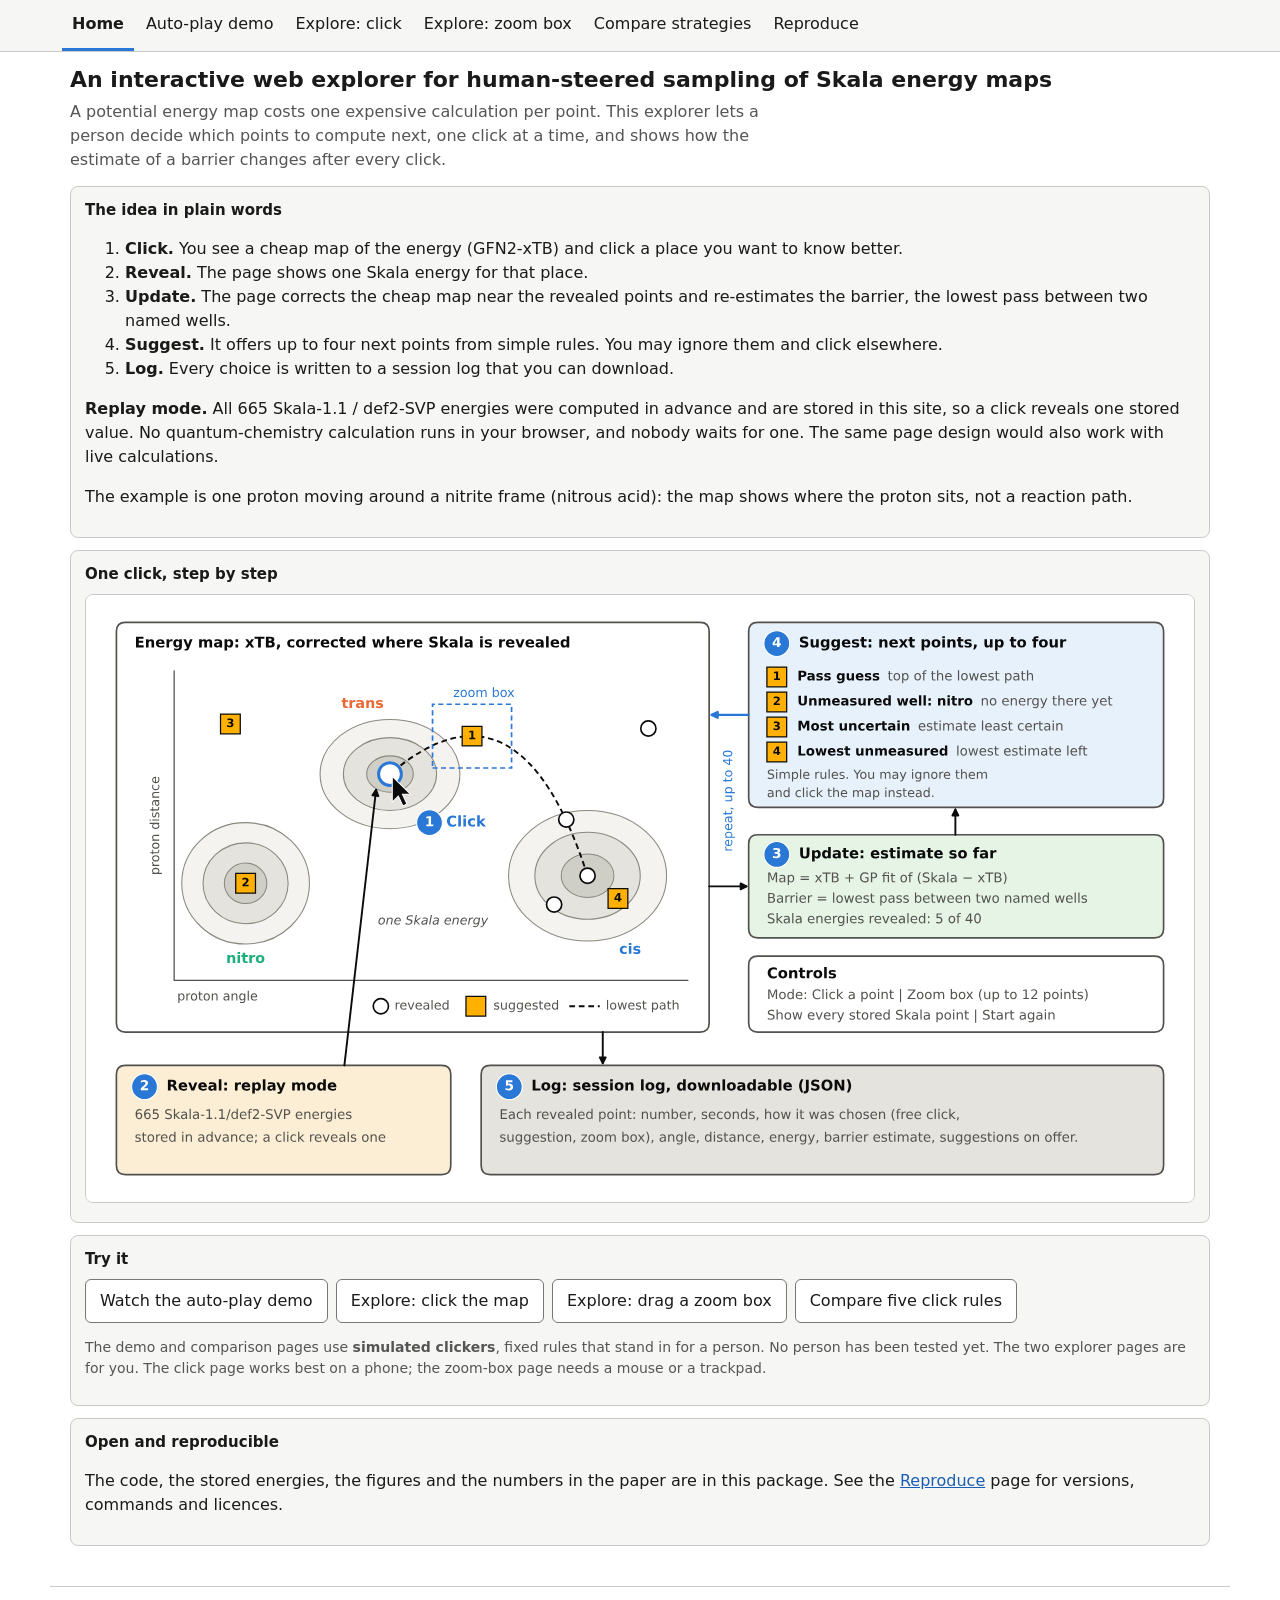
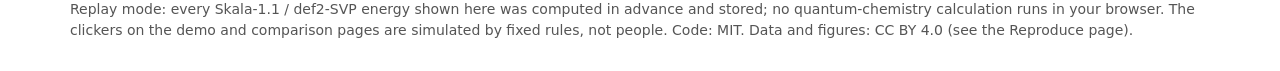
<file: index.html>
<!doctype html>
<html lang="en"><head><meta charset="utf-8"><meta name="viewport" content="width=device-width, initial-scale=1">
<title>Skala map explorer</title>
<meta name="robots" content="noindex, nofollow, noarchive">
<meta http-equiv="refresh" content="0; url=site/index.html">
<script>location.replace("site/index.html");</script>
</head><body><p><a href="site/index.html">Open the Skala map explorer</a></p></body></html>
</file>
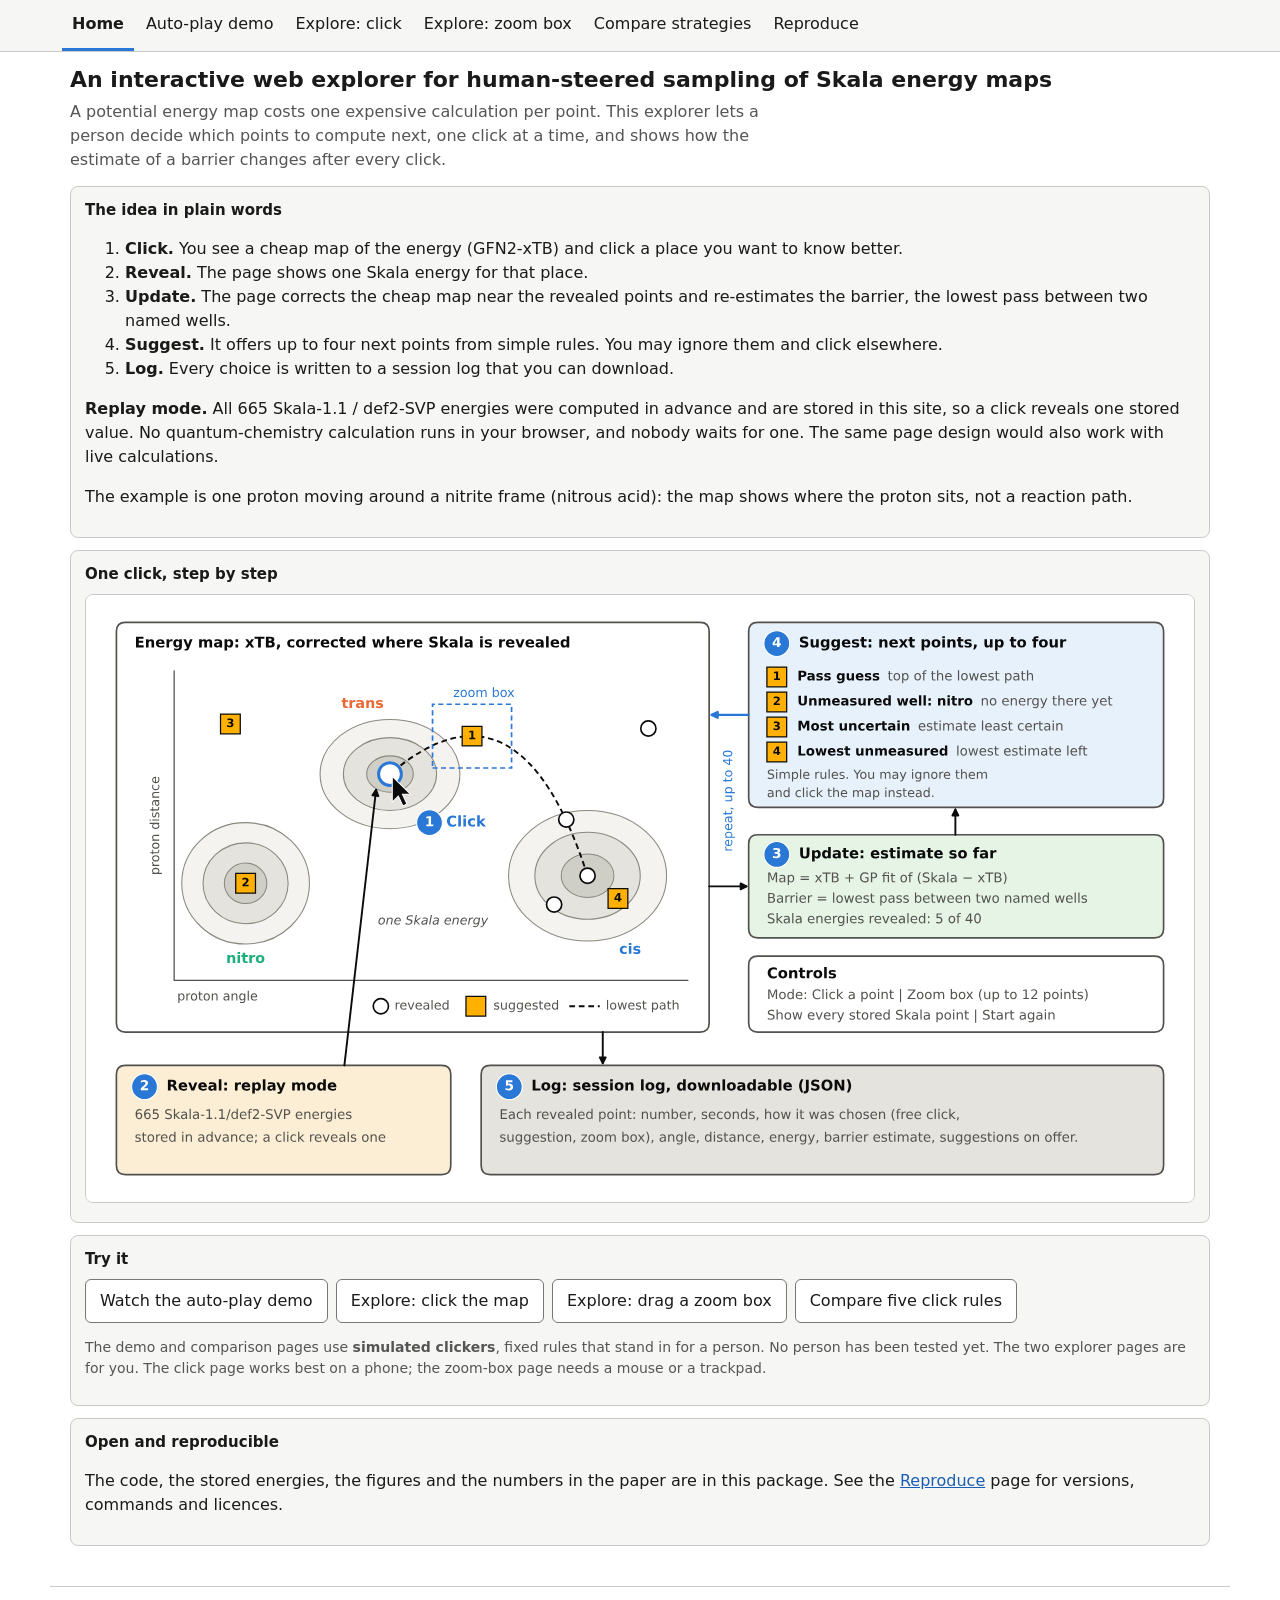
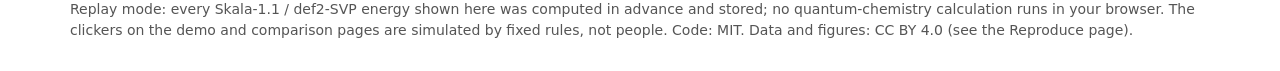
<file: site/index.html>
<!doctype html>
<html lang="en">
<head>
<meta charset="utf-8">
<meta name="viewport" content="width=device-width, initial-scale=1">
<meta name="robots" content="noindex, nofollow, noarchive">
<title>Skala map explorer: human-steered sampling of energy maps</title>
<link rel="stylesheet" href="css/style.css">
</head>
<body>
<a class="skip" href="#main">Skip to the content</a>
<nav class="top" aria-label="Main"><ul>
<li><a href="index.html" aria-current="page">Home</a></li>
<li><a href="demo.html">Auto-play demo</a></li>
<li><a href="explore-click.html">Explore: click</a></li>
<li><a href="explore-box.html">Explore: zoom box</a></li>
<li><a href="compare.html">Compare strategies</a></li>
<li><a href="reproduce.html">Reproduce</a></li>
</ul></nav>
<header class="page">
  <h1>An interactive web explorer for human-steered sampling of Skala energy maps</h1>
  <p class="sub">A potential energy map costs one expensive calculation per point. This explorer lets a person decide which points to compute next, one click at a time, and shows how the estimate of a barrier changes after every click.</p>
</header>
<main id="main">
  <section class="card" aria-labelledby="h-what">
    <h2 id="h-what">The idea in plain words</h2>
    <ol>
      <li><b>Click.</b> You see a cheap map of the energy (GFN2-xTB) and click a place you want to know better.</li>
      <li><b>Reveal.</b> The page shows one Skala energy for that place.</li>
      <li><b>Update.</b> The page corrects the cheap map near the revealed points and re-estimates the barrier, the lowest pass between two named wells.</li>
      <li><b>Suggest.</b> It offers up to four next points from simple rules. You may ignore them and click elsewhere.</li>
      <li><b>Log.</b> Every choice is written to a session log that you can download.</li>
    </ol>
    <p><b>Replay mode.</b> All 665 Skala-1.1 / def2-SVP energies were computed in advance and are stored in this site, so a click reveals one stored value. No quantum-chemistry calculation runs in your browser, and nobody waits for one. The same page design would also work with live calculations.</p>
    <p>The example is one proton moving around a nitrite frame (nitrous acid): the map shows where the proton sits, not a reaction path.</p>
  </section>
  <section class="card hero" aria-labelledby="h-fig">
    <h2 id="h-fig">One click, step by step</h2>
    <img src="img/fig_schematic.svg" alt="Schematic of the explorer: an energy map you click; a reveal step that shows one stored Skala energy; an update step that corrects the map and estimates the barrier; a menu of up to four suggested points; and a session log. Arrows run in a loop from click to log." width="1000" height="536">
  </section>
  <section class="card" aria-labelledby="h-go">
    <h2 id="h-go">Try it</h2>
    <div class="row">
      <a class="btn" href="demo.html">Watch the auto-play demo</a>
      <a class="btn" href="explore-click.html">Explore: click the map</a>
      <a class="btn" href="explore-box.html">Explore: drag a zoom box</a>
      <a class="btn" href="compare.html">Compare five click rules</a>
    </div>
    <p class="note">The demo and comparison pages use <b>simulated clickers</b>, fixed rules that stand in for a person. No person has been tested yet. The two explorer pages are for you. The click page works best on a phone; the zoom-box page needs a mouse or a trackpad.</p>
  </section>
  <section class="card" aria-labelledby="h-open">
    <h2 id="h-open">Open and reproducible</h2>
    <p>The code, the stored energies, the figures and the numbers in the paper are in this package. See the <a href="reproduce.html">Reproduce</a> page for versions, commands and licences.</p>
  </section>
</main>

<footer>Replay mode: every Skala-1.1 / def2-SVP energy shown here was computed in advance and stored; no quantum-chemistry calculation runs in your browser. The clickers on the demo and comparison pages are simulated by fixed rules, not people. Code: MIT. Data and figures: CC BY 4.0 (see the Reproduce page).</footer>

</body>
</html>
</file>
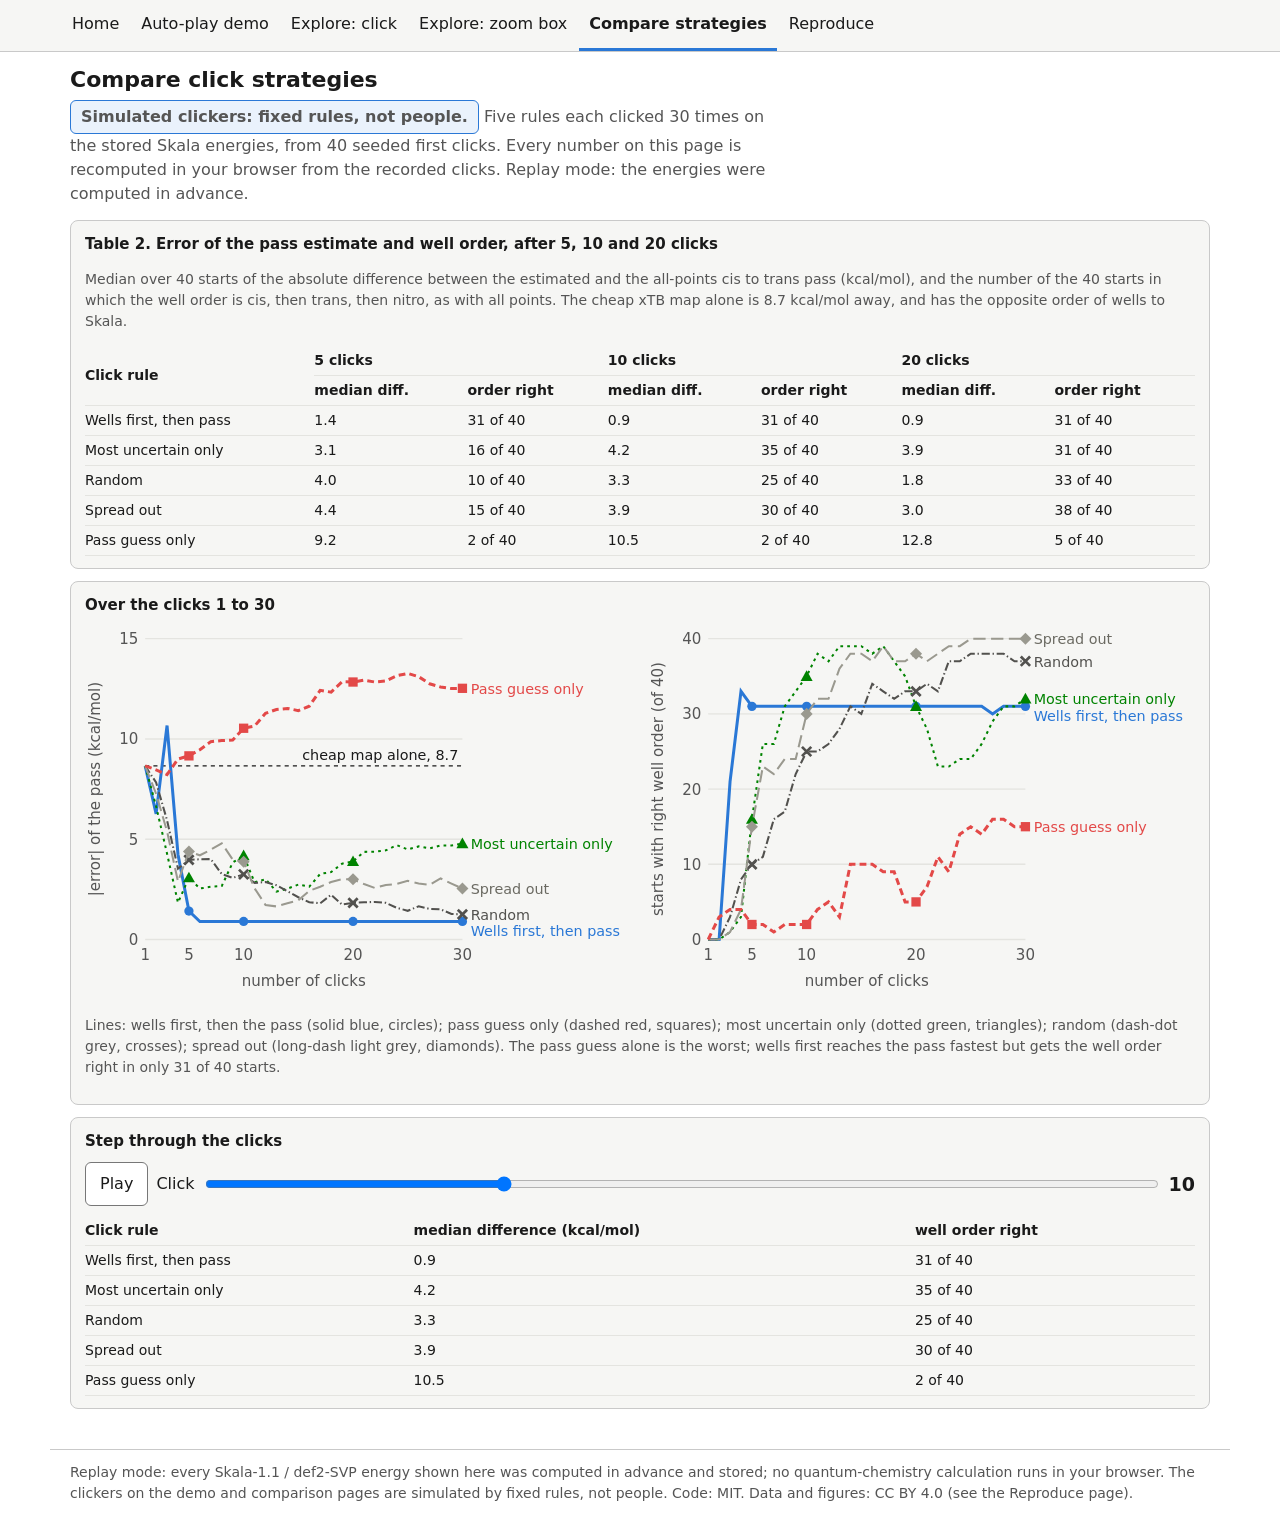
<file: site/compare.html>
<!doctype html>
<html lang="en">
<head>
<meta charset="utf-8">
<meta name="viewport" content="width=device-width, initial-scale=1">
<meta name="robots" content="noindex, nofollow, noarchive">
<title>Compare click strategies (40 simulated starts)</title>
<link rel="stylesheet" href="css/style.css">
</head>
<body>
<a class="skip" href="#main">Skip to the content</a>
<nav class="top" aria-label="Main"><ul>
<li><a href="index.html">Home</a></li>
<li><a href="demo.html">Auto-play demo</a></li>
<li><a href="explore-click.html">Explore: click</a></li>
<li><a href="explore-box.html">Explore: zoom box</a></li>
<li><a href="compare.html" aria-current="page">Compare strategies</a></li>
<li><a href="reproduce.html">Reproduce</a></li>
</ul></nav>
<header class="page">
  <h1>Compare click strategies</h1>
  <p class="sub"><span class="label-sim">Simulated clickers: fixed rules, not people.</span> Five rules each clicked 30 times on the stored Skala energies, from 40 seeded first clicks. Every number on this page is recomputed in your browser from the recorded clicks. Replay mode: the energies were computed in advance.</p>
</header>
<main id="main">
  <section class="card" aria-labelledby="t1h">
    <h2 id="t1h">Table 2. Error of the pass estimate and well order, after 5, 10 and 20 clicks</h2>
    <p class="note">Median over 40 starts of the absolute difference between the estimated and the all-points cis to trans pass (kcal/mol), and the number of the 40 starts in which the well order is cis, then trans, then nitro, as with all points. The cheap xTB map alone is <span id="cheap"></span> kcal/mol away, and has the opposite order of wells to Skala.</p>
    <div class="scroll"><table id="t1"></table></div>
  </section>
  <section class="card" aria-labelledby="chh">
    <h2 id="chh">Over the clicks 1 to 30</h2>
    <div class="row" style="align-items:flex-start;gap:16px">
      <div style="flex:1 1 320px;min-width:0"><svg id="ch-err" viewBox="0 0 400 270" width="100%" role="img" aria-label="Median error of the pass estimate against number of clicks, five strategies"></svg></div>
      <div style="flex:1 1 320px;min-width:0"><svg id="ch-ord" viewBox="0 0 400 270" width="100%" role="img" aria-label="Starts with the right well order against number of clicks, five strategies"></svg></div>
    </div>
    <p class="note">Lines: wells first, then the pass (solid blue, circles); pass guess only (dashed red, squares); most uncertain only (dotted green, triangles); random (dash-dot grey, crosses); spread out (long-dash light grey, diamonds). The pass guess alone is the worst; wells first reaches the pass fastest but gets the well order right in only 31 of 40 starts.</p>
  </section>
  <section class="card" aria-labelledby="slh">
    <h2 id="slh">Step through the clicks</h2>
    <div class="row"><button id="cplay" type="button">Play</button><label for="cs">Click</label><input id="cs" type="range" min="1" max="30" value="10"><span class="big" id="cv">10</span></div>
    <div class="scroll"><table id="tk"></table></div>
  </section>
</main>

<footer>Replay mode: every Skala-1.1 / def2-SVP energy shown here was computed in advance and stored; no quantum-chemistry calculation runs in your browser. The clickers on the demo and comparison pages are simulated by fixed rules, not people. Code: MIT. Data and figures: CC BY 4.0 (see the Reproduce page).</footer>
<script src="data/simulation.js" defer></script>
<script src="js/compare.js" defer></script>
</body>
</html>
</file>
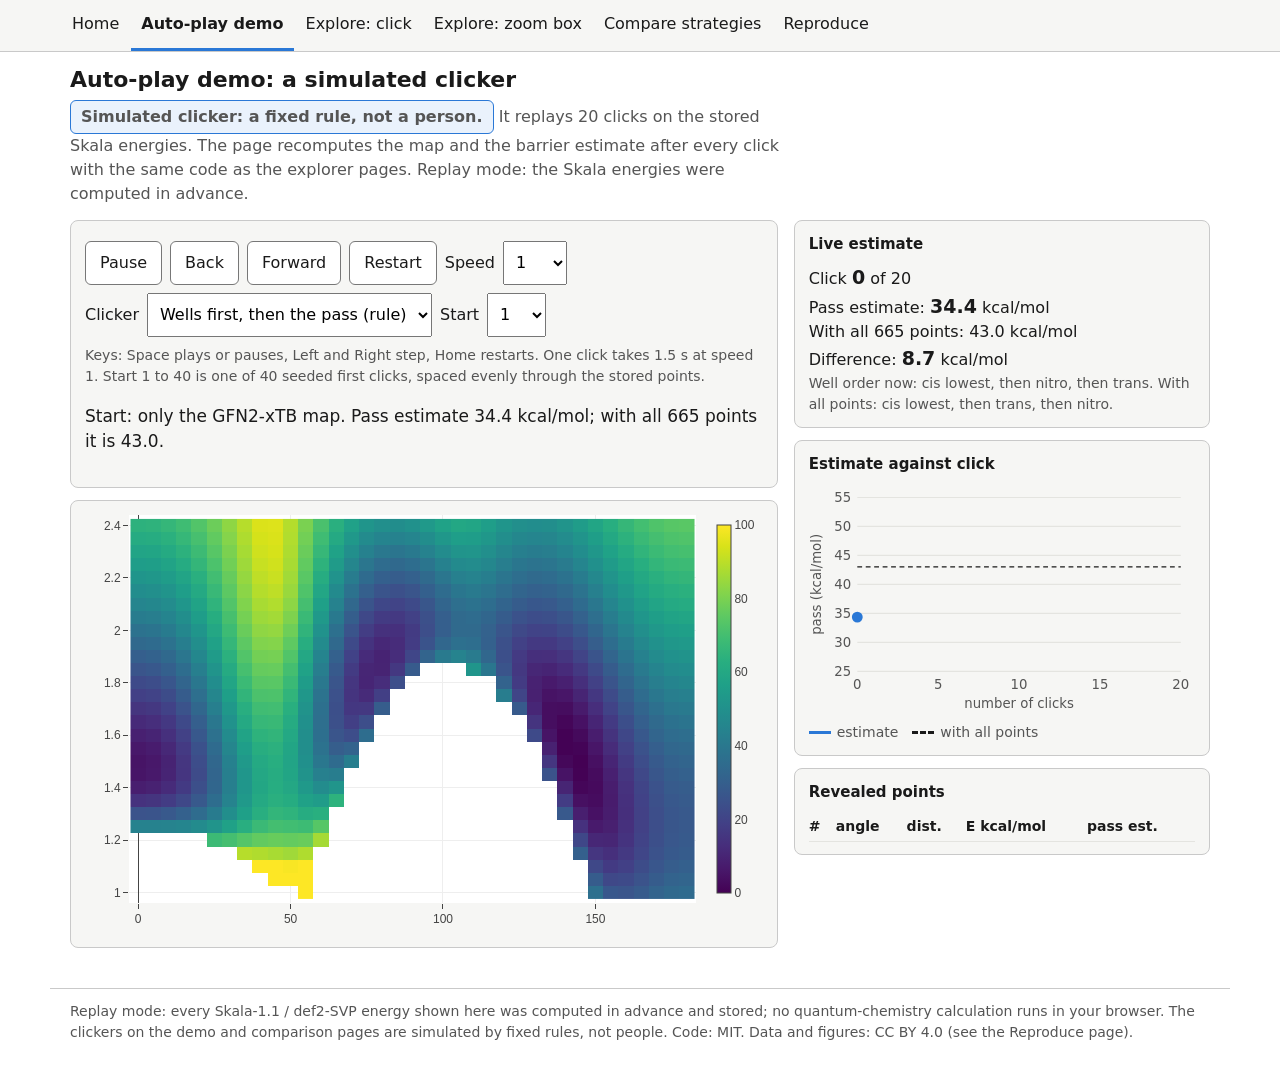
<file: site/demo.html>
<!doctype html>
<html lang="en">
<head>
<meta charset="utf-8">
<meta name="viewport" content="width=device-width, initial-scale=1">
<meta name="robots" content="noindex, nofollow, noarchive">
<title>Auto-play demo: a simulated clicker</title>
<link rel="stylesheet" href="css/style.css">
</head>
<body data-mode="demo">
<a class="skip" href="#main">Skip to the content</a>
<nav class="top" aria-label="Main"><ul>
<li><a href="index.html">Home</a></li>
<li><a href="demo.html" aria-current="page">Auto-play demo</a></li>
<li><a href="explore-click.html">Explore: click</a></li>
<li><a href="explore-box.html">Explore: zoom box</a></li>
<li><a href="compare.html">Compare strategies</a></li>
<li><a href="reproduce.html">Reproduce</a></li>
</ul></nav>
<header class="page">
  <h1>Auto-play demo: a simulated clicker</h1>
  <p class="sub"><span class="label-sim">Simulated clicker: a fixed rule, not a person.</span> It replays 20 clicks on the stored Skala energies. The page recomputes the map and the barrier estimate after every click with the same code as the explorer pages. Replay mode: the Skala energies were computed in advance.</p>
</header>
<main id="main" class="grid">
  <section aria-label="Map and narration">
    <div class="card">
      <div class="row">
        <button id="play" type="button">Pause</button>
        <button id="back" type="button">Back</button>
        <button id="fwd" type="button">Forward</button>
        <button id="restart" type="button">Restart</button>
        <label for="speed">Speed</label>
        <select id="speed"><option value="0.5">0.5</option><option value="1" selected>1</option><option value="2">2</option><option value="4">4</option></select>
      </div>
      <div class="row">
        <label for="scenario">Clicker</label>
        <select id="scenario"><option value="wells">Wells first, then the pass (rule)</option><option value="pass">Pass guess only (rule)</option><option value="random">Random stored points</option></select>
        <label for="start">Start</label>
        <select id="start"></select>
      </div>
      <p class="note" style="margin:4px 0">Keys: Space plays or pauses, Left and Right step, Home restarts. One click takes 1.5 s at speed 1. Start 1 to 40 is one of 40 seeded first clicks, spaced evenly through the stored points.</p>
      <div id="check" class="fail" role="alert" hidden>Check failed: the live estimate differs from the recorded one, or a rule-based click matched no live suggestion.</div>
      <p id="narr" class="narr" role="status" aria-live="polite"></p>
    </div>
    <div class="card" style="padding:6px 6px 0"><div id="map" style="height:440px" role="img" aria-label="Energy map with the revealed points numbered; the newest is ringed in blue."></div></div>
    <div id="end" class="card endcard" hidden></div>
  </section>
  <aside>
    <div class="card" aria-label="Live estimate">
      <h2>Live estimate</h2>
      <div>Click <span class="big" id="k">0</span> of <span id="n"></span></div>
      <div>Pass estimate: <span class="big" id="est">-</span> kcal/mol</div>
      <div>With all <span id="nall"></span> points: <span id="ref"></span> kcal/mol</div>
      <div>Difference: <span class="big" id="diff">-</span> kcal/mol</div>
      <div class="note" id="order"></div>
    </div>
    <div class="card">
      <h2>Estimate against click</h2>
      <svg id="chart" viewBox="0 0 320 190" width="100%" role="img" aria-label="Pass estimate against number of clicks"></svg>
      <div class="legend note"><span><i style="border-top-color:#2a78d6"></i> estimate</span><span><i style="border-top-style:dashed;border-top-color:#1a1a1a"></i> with all points</span></div>
    </div>
    <div class="card">
      <h2>Revealed points</h2>
      <div id="logbox" class="scroll"><table id="log"><thead><tr><th>#</th><th>angle</th><th>dist.</th><th>E kcal/mol</th><th>pass est.</th></tr></thead><tbody></tbody></table></div>
    </div>
  </aside>
</main>

<footer>Replay mode: every Skala-1.1 / def2-SVP energy shown here was computed in advance and stored; no quantum-chemistry calculation runs in your browser. The clickers on the demo and comparison pages are simulated by fixed rules, not people. Code: MIT. Data and figures: CC BY 4.0 (see the Reproduce page).</footer>
<script src="plotly.min.js" defer></script>
<script src="data/hono.js" defer></script>
<script src="js/engine.js" defer></script>
<script src="js/mapview.js" defer></script>
<script src="data/simulation.js" defer></script>
<script src="js/demo.js" defer></script>
</body>
</html>
</file>
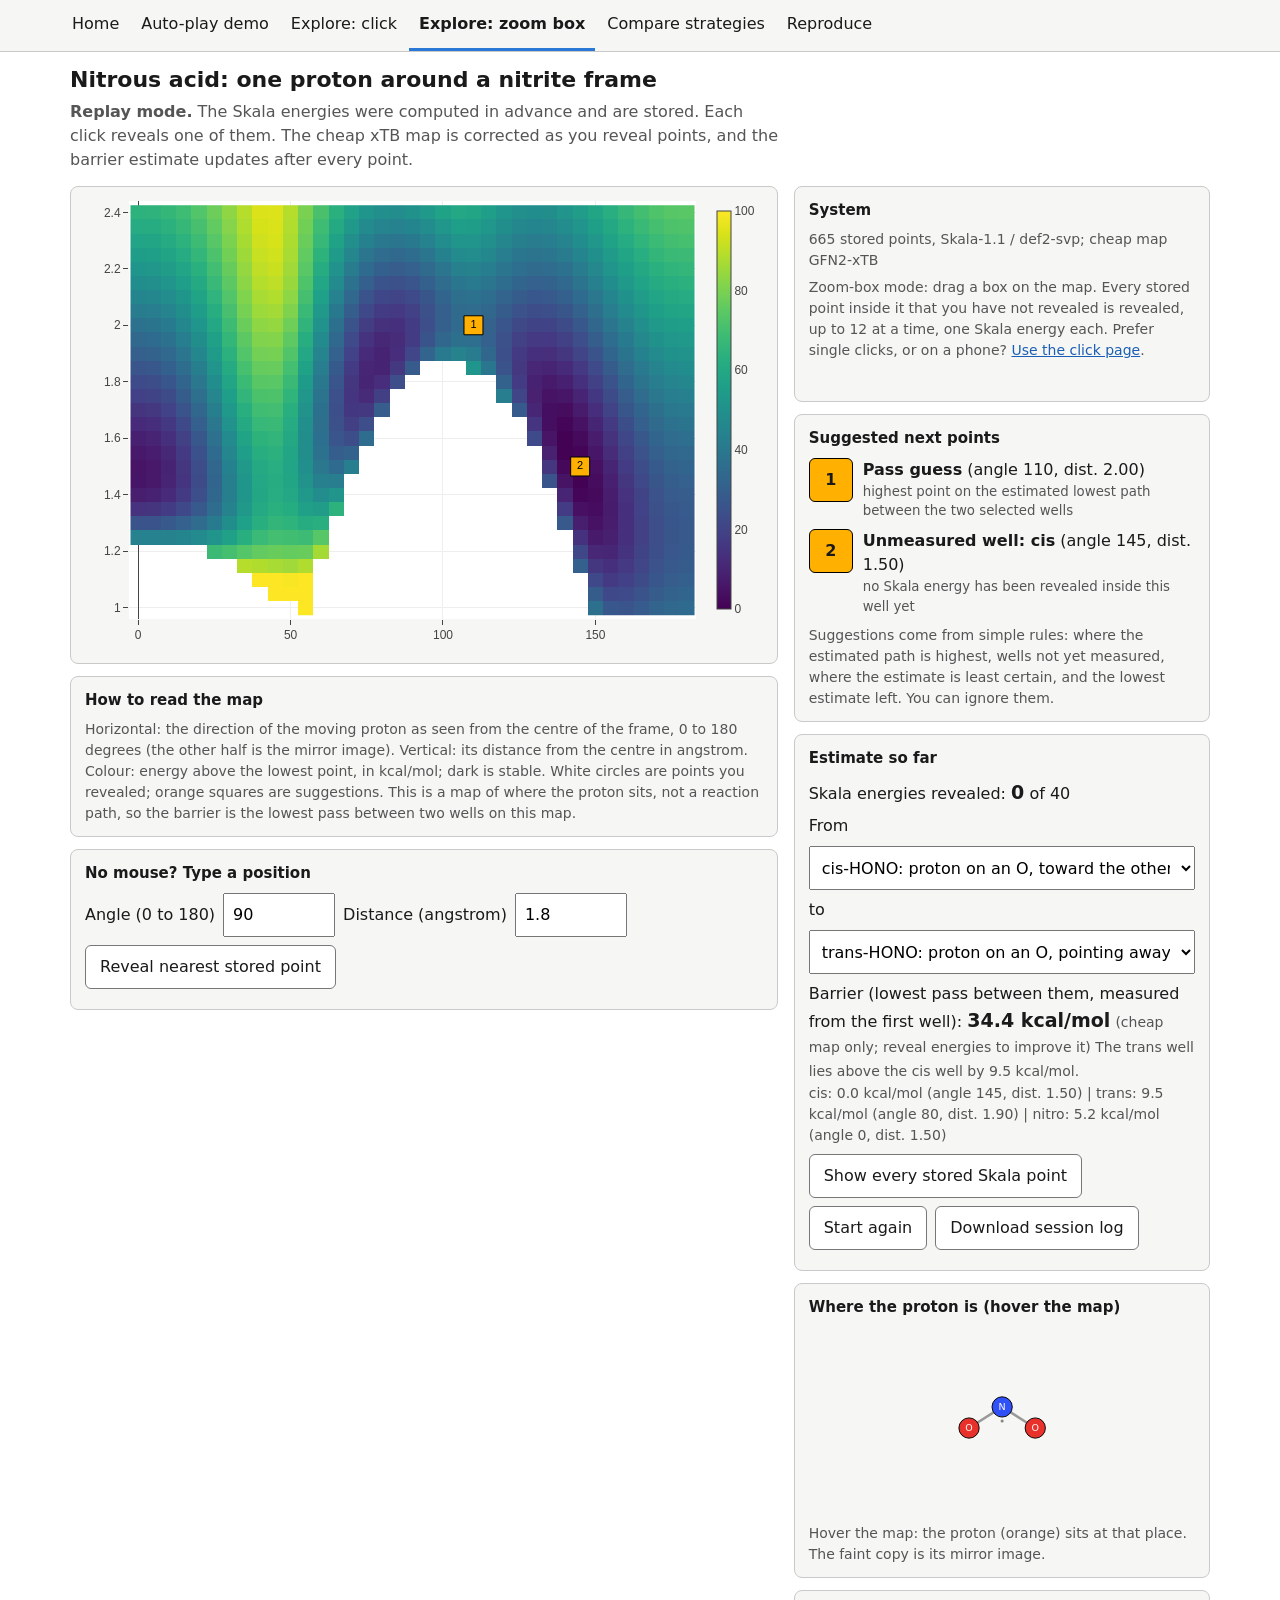
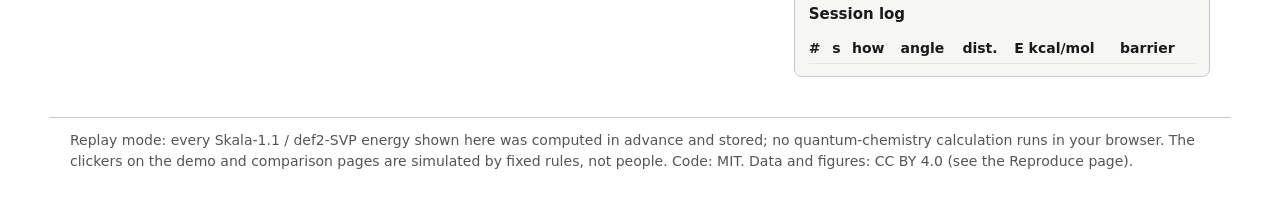
<file: site/explore-box.html>
<!doctype html>
<html lang="en">
<head>
<meta charset="utf-8">
<meta name="viewport" content="width=device-width, initial-scale=1">
<meta name="robots" content="noindex, nofollow, noarchive">
<title>Explore: zoom box to reveal Skala energies</title>
<link rel="stylesheet" href="css/style.css">
</head>
<body data-mode="zoom">
<a class="skip" href="#main">Skip to the content</a>
<nav class="top" aria-label="Main"><ul>
<li><a href="index.html">Home</a></li>
<li><a href="demo.html">Auto-play demo</a></li>
<li><a href="explore-click.html">Explore: click</a></li>
<li><a href="explore-box.html" aria-current="page">Explore: zoom box</a></li>
<li><a href="compare.html">Compare strategies</a></li>
<li><a href="reproduce.html">Reproduce</a></li>
</ul></nav>
<header class="page">
  <h1 id="title">Zoom-box energy map explorer</h1>
  <p class="sub"><b>Replay mode.</b> The Skala energies were computed in advance and are stored. Each click reveals one of them. The cheap xTB map is corrected as you reveal points, and the barrier estimate updates after every point.</p>
</header>
<main id="main" class="grid">
  <section aria-label="Energy map">
    <div class="card" style="padding:6px 6px 0"><div id="map" style="height:470px" role="img" aria-label="Energy map. Drag a box on it to reveal the stored Skala energies inside the box."></div></div>
    <div class="card">
      <h2>How to read the map</h2>
      <div class="note">Horizontal: the direction of the moving proton as seen from the centre of the frame, 0 to 180 degrees (the other half is the mirror image). Vertical: its distance from the centre in angstrom. Colour: energy above the lowest point, in kcal/mol; dark is stable. White circles are points you revealed; orange squares are suggestions. This is a map of where the proton sits, not a reaction path, so the barrier is the lowest pass between two wells on this map.</div>
    </div>
    <div class="card">
      <h2>No mouse? Type a position</h2>
      <div class="row"><label for="kb-angle">Angle (0 to 180)</label><input id="kb-angle" type="number" min="0" max="180" step="5" value="90">
        <label for="kb-dist">Distance (angstrom)</label><input id="kb-dist" type="number" min="1.0" max="2.4" step="0.05" value="1.8"></div>
      <div class="row"><button id="kb-go" type="button">Reveal nearest stored point</button></div>
    </div>
  </section>
  <aside>
    <div class="card">
      <h2>System</h2>
      <div class="note" id="sysinfo"></div>
      <p class="note" style="margin:6px 0">Zoom-box mode: drag a box on the map. Every stored point inside it that you have not revealed is revealed, up to 12 at a time, one Skala energy each. Prefer single clicks, or on a phone? <a href="explore-click.html">Use the click page</a>.</p>
      <div id="msg" role="status" aria-live="polite"></div>
    </div>
    <div class="card">
      <h2>Suggested next points</h2>
      <div id="sugg"></div>
      <div class="note">Suggestions come from simple rules: where the estimated path is highest, wells not yet measured, where the estimate is least certain, and the lowest estimate left. You can ignore them.</div>
    </div>
    <div class="card">
      <h2>Estimate so far</h2>
      <div>Skala energies revealed: <span class="big" id="count">0</span> of <span id="budget"></span></div>
      <div class="row"><label for="from">From</label><select id="from"></select><label for="to">to</label><select id="to"></select></div>
      <div>Barrier (lowest pass between them, measured from the first well): <span class="big" id="barrier">-</span> <span class="note" id="barnote"></span></div>
      <div id="wells" class="note"></div>
      <div class="row">
        <button id="reveal" type="button" aria-pressed="false">Show every stored Skala point</button>
        <button id="reset" type="button">Start again</button>
        <button id="save" type="button">Download session log</button>
      </div>
    </div>
    <div class="card">
      <h2>Where the proton is (hover the map)</h2>
      <svg id="mol" viewBox="-3 -3 6 6" width="100%" height="190" role="img" aria-label="molecular frame with the moving proton"></svg>
      <div id="hov" class="note"></div>
    </div>
    <div class="card">
      <h2>Session log</h2>
      <div id="logbox" class="scroll"><table id="log"><thead><tr><th>#</th><th>s</th><th>how</th><th>angle</th><th>dist.</th><th>E kcal/mol</th><th>barrier</th></tr></thead><tbody></tbody></table></div>
    </div>
  </aside>
</main>

<footer>Replay mode: every Skala-1.1 / def2-SVP energy shown here was computed in advance and stored; no quantum-chemistry calculation runs in your browser. The clickers on the demo and comparison pages are simulated by fixed rules, not people. Code: MIT. Data and figures: CC BY 4.0 (see the Reproduce page).</footer>
<script src="plotly.min.js" defer></script>
<script src="data/hono.js" defer></script>
<script src="js/engine.js" defer></script>
<script src="js/mapview.js" defer></script>
<script src="js/explorer.js" defer></script>
</body>
</html>
</file>
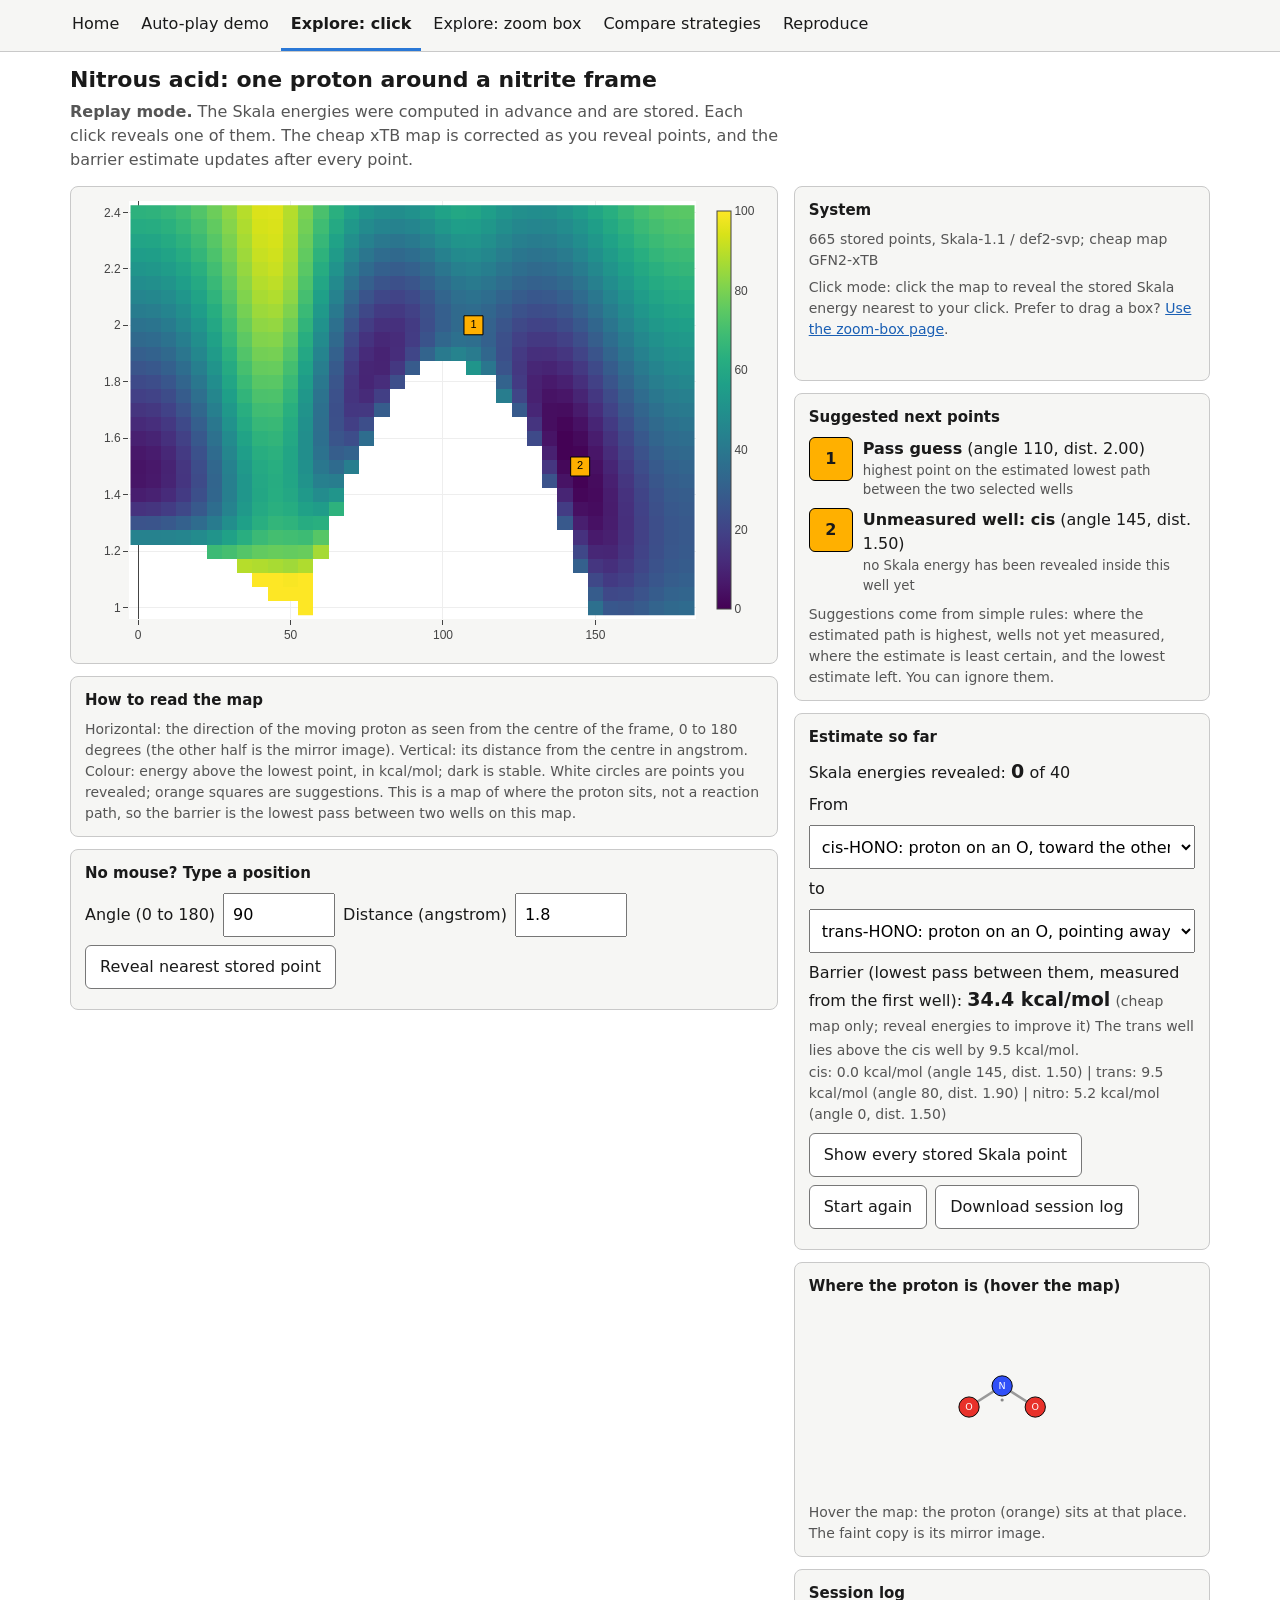
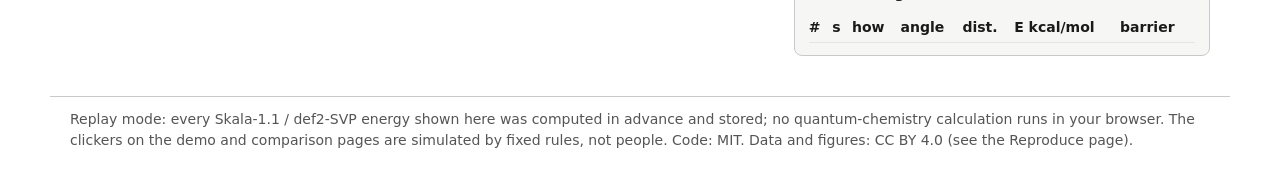
<file: site/explore-click.html>
<!doctype html>
<html lang="en">
<head>
<meta charset="utf-8">
<meta name="viewport" content="width=device-width, initial-scale=1">
<meta name="robots" content="noindex, nofollow, noarchive">
<title>Explore: click to reveal Skala energies</title>
<link rel="stylesheet" href="css/style.css">
</head>
<body data-mode="click">
<a class="skip" href="#main">Skip to the content</a>
<nav class="top" aria-label="Main"><ul>
<li><a href="index.html">Home</a></li>
<li><a href="demo.html">Auto-play demo</a></li>
<li><a href="explore-click.html" aria-current="page">Explore: click</a></li>
<li><a href="explore-box.html">Explore: zoom box</a></li>
<li><a href="compare.html">Compare strategies</a></li>
<li><a href="reproduce.html">Reproduce</a></li>
</ul></nav>
<header class="page">
  <h1 id="title">Click-to-reveal energy map explorer</h1>
  <p class="sub"><b>Replay mode.</b> The Skala energies were computed in advance and are stored. Each click reveals one of them. The cheap xTB map is corrected as you reveal points, and the barrier estimate updates after every point.</p>
</header>
<main id="main" class="grid">
  <section aria-label="Energy map">
    <div class="card" style="padding:6px 6px 0"><div id="map" style="height:470px" role="img" aria-label="Energy map. Click it to reveal the stored Skala energy nearest to the click."></div></div>
    <div class="card">
      <h2>How to read the map</h2>
      <div class="note">Horizontal: the direction of the moving proton as seen from the centre of the frame, 0 to 180 degrees (the other half is the mirror image). Vertical: its distance from the centre in angstrom. Colour: energy above the lowest point, in kcal/mol; dark is stable. White circles are points you revealed; orange squares are suggestions. This is a map of where the proton sits, not a reaction path, so the barrier is the lowest pass between two wells on this map.</div>
    </div>
    <div class="card">
      <h2>No mouse? Type a position</h2>
      <div class="row"><label for="kb-angle">Angle (0 to 180)</label><input id="kb-angle" type="number" min="0" max="180" step="5" value="90">
        <label for="kb-dist">Distance (angstrom)</label><input id="kb-dist" type="number" min="1.0" max="2.4" step="0.05" value="1.8"></div>
      <div class="row"><button id="kb-go" type="button">Reveal nearest stored point</button></div>
    </div>
  </section>
  <aside>
    <div class="card">
      <h2>System</h2>
      <div class="note" id="sysinfo"></div>
      <p class="note" style="margin:6px 0">Click mode: click the map to reveal the stored Skala energy nearest to your click. Prefer to drag a box? <a href="explore-box.html">Use the zoom-box page</a>.</p>
      <div id="msg" role="status" aria-live="polite"></div>
    </div>
    <div class="card">
      <h2>Suggested next points</h2>
      <div id="sugg"></div>
      <div class="note">Suggestions come from simple rules: where the estimated path is highest, wells not yet measured, where the estimate is least certain, and the lowest estimate left. You can ignore them.</div>
    </div>
    <div class="card">
      <h2>Estimate so far</h2>
      <div>Skala energies revealed: <span class="big" id="count">0</span> of <span id="budget"></span></div>
      <div class="row"><label for="from">From</label><select id="from"></select><label for="to">to</label><select id="to"></select></div>
      <div>Barrier (lowest pass between them, measured from the first well): <span class="big" id="barrier">-</span> <span class="note" id="barnote"></span></div>
      <div id="wells" class="note"></div>
      <div class="row">
        <button id="reveal" type="button" aria-pressed="false">Show every stored Skala point</button>
        <button id="reset" type="button">Start again</button>
        <button id="save" type="button">Download session log</button>
      </div>
    </div>
    <div class="card">
      <h2>Where the proton is (hover the map)</h2>
      <svg id="mol" viewBox="-3 -3 6 6" width="100%" height="190" role="img" aria-label="molecular frame with the moving proton"></svg>
      <div id="hov" class="note"></div>
    </div>
    <div class="card">
      <h2>Session log</h2>
      <div id="logbox" class="scroll"><table id="log"><thead><tr><th>#</th><th>s</th><th>how</th><th>angle</th><th>dist.</th><th>E kcal/mol</th><th>barrier</th></tr></thead><tbody></tbody></table></div>
    </div>
  </aside>
</main>

<footer>Replay mode: every Skala-1.1 / def2-SVP energy shown here was computed in advance and stored; no quantum-chemistry calculation runs in your browser. The clickers on the demo and comparison pages are simulated by fixed rules, not people. Code: MIT. Data and figures: CC BY 4.0 (see the Reproduce page).</footer>
<script src="plotly.min.js" defer></script>
<script src="data/hono.js" defer></script>
<script src="js/engine.js" defer></script>
<script src="js/mapview.js" defer></script>
<script src="js/explorer.js" defer></script>
</body>
</html>
</file>
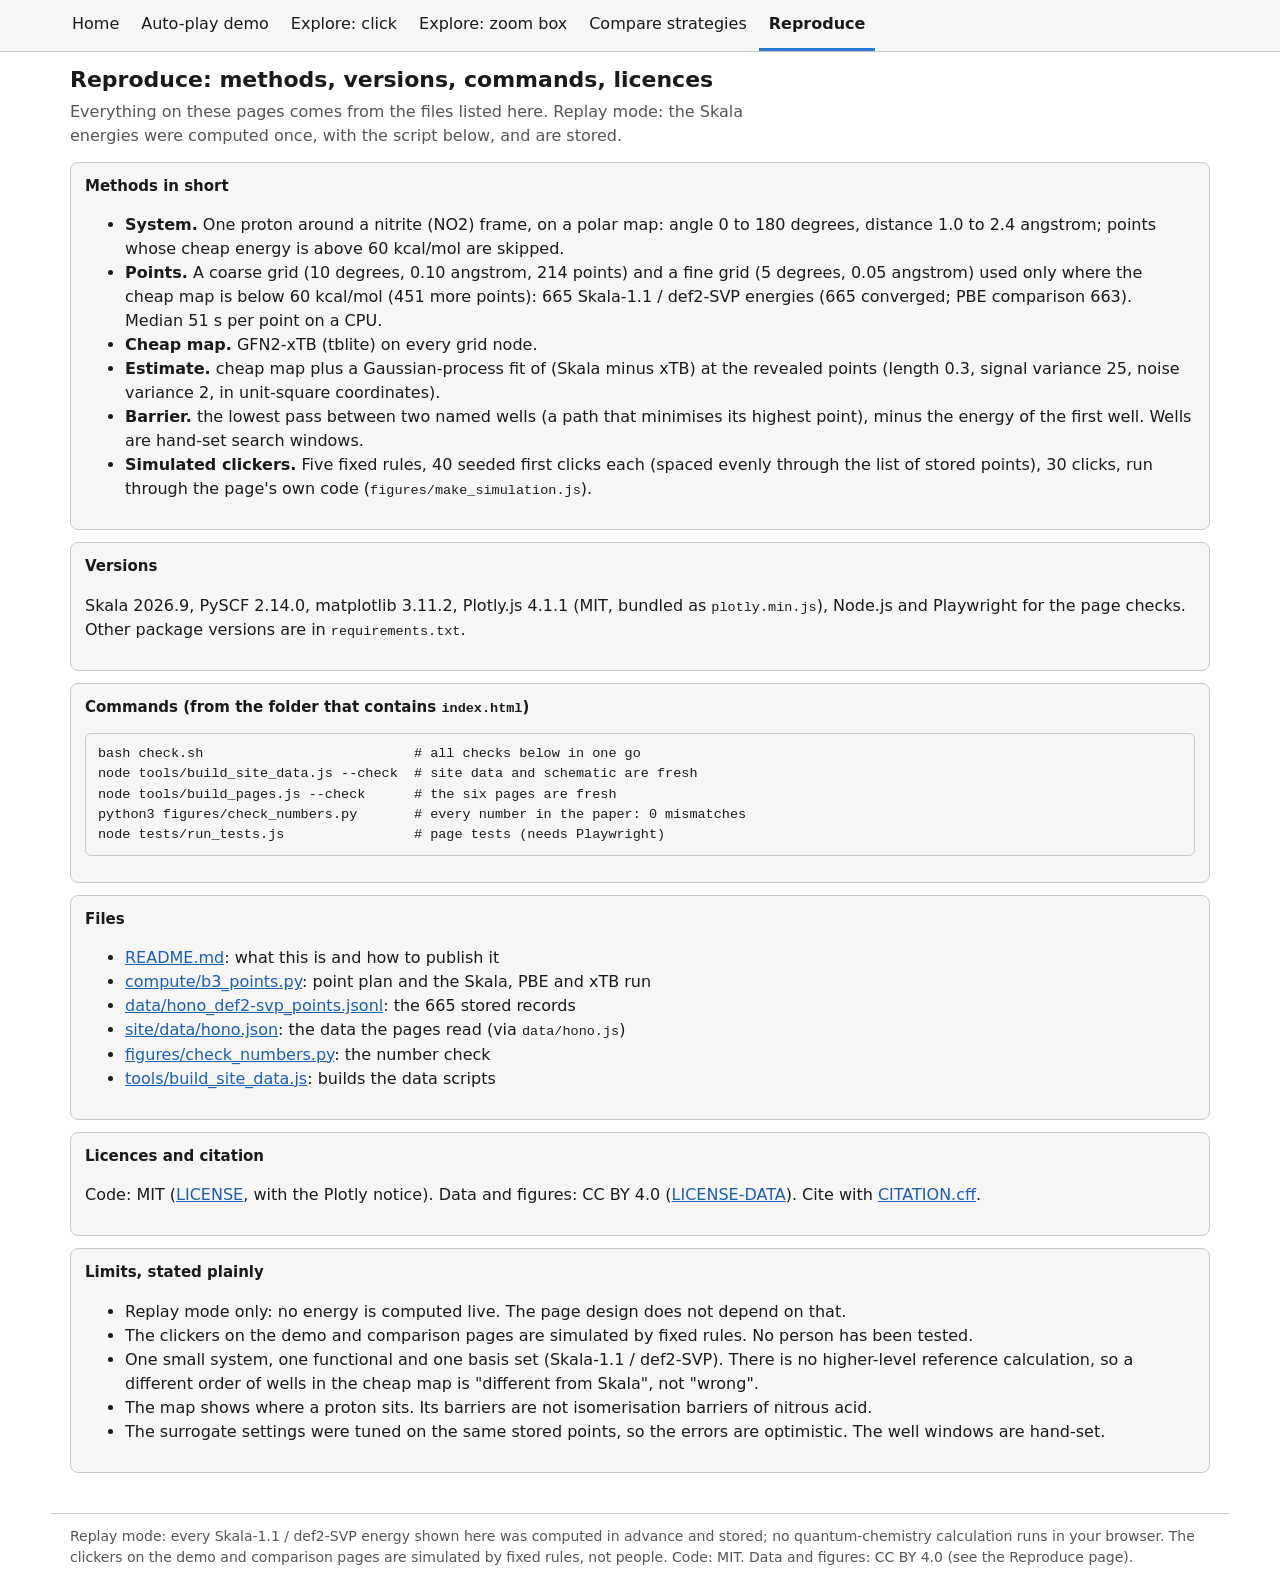
<file: site/reproduce.html>
<!doctype html>
<html lang="en">
<head>
<meta charset="utf-8">
<meta name="viewport" content="width=device-width, initial-scale=1">
<meta name="robots" content="noindex, nofollow, noarchive">
<title>Reproduce: methods, versions, commands, licences</title>
<link rel="stylesheet" href="css/style.css">
</head>
<body>
<a class="skip" href="#main">Skip to the content</a>
<nav class="top" aria-label="Main"><ul>
<li><a href="index.html">Home</a></li>
<li><a href="demo.html">Auto-play demo</a></li>
<li><a href="explore-click.html">Explore: click</a></li>
<li><a href="explore-box.html">Explore: zoom box</a></li>
<li><a href="compare.html">Compare strategies</a></li>
<li><a href="reproduce.html" aria-current="page">Reproduce</a></li>
</ul></nav>
<header class="page">
  <h1>Reproduce: methods, versions, commands, licences</h1>
  <p class="sub">Everything on these pages comes from the files listed here. Replay mode: the Skala energies were computed once, with the script below, and are stored.</p>
</header>
<main id="main">
  <section class="card" aria-labelledby="r-meth">
    <h2 id="r-meth">Methods in short</h2>
    <ul>
      <li><b>System.</b> One proton around a nitrite (NO2) frame, on a polar map: angle 0 to 180 degrees, distance 1.0 to 2.4 angstrom; points whose cheap energy is above 60 kcal/mol are skipped.</li>
      <li><b>Points.</b> A coarse grid (10 degrees, 0.10 angstrom, 214 points) and a fine grid (5 degrees, 0.05 angstrom) used only where the cheap map is below 60 kcal/mol (451 more points): 665 Skala-1.1 / def2-SVP energies (665 converged; PBE comparison 663). Median 51 s per point on a CPU.</li>
      <li><b>Cheap map.</b> GFN2-xTB (tblite) on every grid node.</li>
      <li><b>Estimate.</b> cheap map plus a Gaussian-process fit of (Skala minus xTB) at the revealed points (length 0.3, signal variance 25, noise variance 2, in unit-square coordinates).</li>
      <li><b>Barrier.</b> the lowest pass between two named wells (a path that minimises its highest point), minus the energy of the first well. Wells are hand-set search windows.</li>
      <li><b>Simulated clickers.</b> Five fixed rules, 40 seeded first clicks each (spaced evenly through the list of stored points), 30 clicks, run through the page's own code (<code>figures/make_simulation.js</code>).</li>
    </ul>
  </section>
  <section class="card" aria-labelledby="r-ver">
    <h2 id="r-ver">Versions</h2>
    <p>Skala 2026.9, PySCF 2.14.0, matplotlib 3.11.2, Plotly.js 4.1.1 (MIT, bundled as <code>plotly.min.js</code>), Node.js and Playwright for the page checks. Other package versions are in <code>requirements.txt</code>.</p>
  </section>
  <section class="card" aria-labelledby="r-cmd">
    <h2 id="r-cmd">Commands (from the folder that contains <code>index.html</code>)</h2>
<pre>bash check.sh                          # all checks below in one go
node tools/build_site_data.js --check  # site data and schematic are fresh
node tools/build_pages.js --check      # the six pages are fresh
python3 figures/check_numbers.py       # every number in the paper: 0 mismatches
node tests/run_tests.js                # page tests (needs Playwright)</pre>
  </section>
  <section class="card" aria-labelledby="r-files">
    <h2 id="r-files">Files</h2>
    <ul>
      <li><a href="../README.md">README.md</a>: what this is and how to publish it</li>
      <li><a href="../compute/b3_points.py">compute/b3_points.py</a>: point plan and the Skala, PBE and xTB run</li>
      <li><a href="../data/hono_def2-svp_points.jsonl">data/hono_def2-svp_points.jsonl</a>: the 665 stored records</li>
      <li><a href="data/hono.json">site/data/hono.json</a>: the data the pages read (via <code>data/hono.js</code>)</li>
      <li><a href="../figures/check_numbers.py">figures/check_numbers.py</a>: the number check</li>
      <li><a href="../tools/build_site_data.js">tools/build_site_data.js</a>: builds the data scripts</li>
    </ul>
  </section>
  <section class="card" aria-labelledby="r-lic">
    <h2 id="r-lic">Licences and citation</h2>
    <p>Code: MIT (<a href="../LICENSE">LICENSE</a>, with the Plotly notice). Data and figures: CC BY 4.0 (<a href="../LICENSE-DATA">LICENSE-DATA</a>). Cite with <a href="../CITATION.cff">CITATION.cff</a>.</p>
  </section>
  <section class="card" aria-labelledby="r-lim">
    <h2 id="r-lim">Limits, stated plainly</h2>
    <ul>
      <li>Replay mode only: no energy is computed live. The page design does not depend on that.</li>
      <li>The clickers on the demo and comparison pages are simulated by fixed rules. No person has been tested.</li>
      <li>One small system, one functional and one basis set (Skala-1.1 / def2-SVP). There is no higher-level reference calculation, so a different order of wells in the cheap map is "different from Skala", not "wrong".</li>
      <li>The map shows where a proton sits. Its barriers are not isomerisation barriers of nitrous acid.</li>
      <li>The surrogate settings were tuned on the same stored points, so the errors are optimistic. The well windows are hand-set.</li>
    </ul>
  </section>
</main>

<footer>Replay mode: every Skala-1.1 / def2-SVP energy shown here was computed in advance and stored; no quantum-chemistry calculation runs in your browser. The clickers on the demo and comparison pages are simulated by fixed rules, not people. Code: MIT. Data and figures: CC BY 4.0 (see the Reproduce page).</footer>

</body>
</html>
</file>
<file: site/css/style.css>
:root { --ink:#1a1a1a; --quiet:#555; --line:#c9c9c9; --bg:#fff; --panel:#f6f6f4; --accent:#8a4700; --blue:#2a78d6; --amber:#ffb000; }
* { box-sizing: border-box; }
html { -webkit-text-size-adjust: 100%; }
body { margin:0; font:16px/1.5 system-ui, -apple-system, "Segoe UI", sans-serif; color:var(--ink); background:var(--bg); }
a { color:#1a5fb4; }
.skip { position:absolute; left:-999px; }
.skip:focus { left:8px; top:8px; background:#fff; padding:8px; z-index:9; }
nav.top { border-bottom:1px solid var(--line); background:var(--panel); }
nav.top ul { list-style:none; margin:0 auto; padding:0 12px; max-width:1180px; display:flex; flex-wrap:wrap; gap:2px; }
nav.top a { display:inline-block; padding:12px 10px; min-height:44px; color:var(--ink); text-decoration:none; }
nav.top a:hover { background:#eaeae6; }
nav.top a[aria-current="page"] { font-weight:700; border-bottom:3px solid var(--blue); }
header.page { max-width:1180px; margin:0 auto; padding:14px 20px 6px; }
h1 { font-size:22px; line-height:1.25; margin:0 0 6px; }
h2 { font-size:17px; margin:0 0 8px; }
.sub { color:var(--quiet); margin:0 0 8px; max-width:70ch; }
main { max-width:1180px; margin:0 auto; padding:0 20px 28px; }
main.grid { display:grid; grid-template-columns:minmax(0,1.7fr) minmax(300px,1fr); gap:16px; }
@media (max-width: 860px) { main.grid { grid-template-columns:minmax(0,1fr); } }
.card { border:1px solid var(--line); border-radius:8px; padding:12px 14px; background:var(--panel); margin-bottom:12px; }
.card h2 { font-size:15px; }
button, .btn { font:inherit; min-height:44px; min-width:44px; padding:6px 14px; border:1px solid #777; border-radius:6px; background:#fff; color:var(--ink); cursor:pointer; text-decoration:none; display:inline-flex; align-items:center; justify-content:center; }
button:hover:not(:disabled) { background:#eee; }
button:disabled { opacity:.45; cursor:default; }
button.on, button[aria-pressed="true"] { background:#ffe8c2; border-color:var(--accent); }
button:focus-visible, a:focus-visible, select:focus-visible, input:focus-visible { outline:3px solid var(--blue); outline-offset:2px; }
.row { display:flex; flex-wrap:wrap; gap:8px; align-items:center; margin:8px 0; }
select, input[type=number] { font:inherit; min-height:44px; padding:4px 8px; }
input[type=number] { width:7em; }
input[type=range] { width:100%; min-height:44px; }
.sugg { display:flex; gap:10px; align-items:flex-start; margin:8px 0; }
.sugg .n { min-width:44px; padding:6px; background:var(--amber); border-color:#000; font-weight:700; }
.sugg small { color:var(--quiet); display:block; }
table { border-collapse:collapse; width:100%; font-size:14px; }
th, td { text-align:left; padding:4px 8px 4px 0; border-bottom:1px solid #e4e4e0; white-space:nowrap; }
.scroll { overflow-x:auto; }
#logbox { max-height:200px; overflow:auto; }
.note { color:var(--quiet); font-size:14px; }
.big { font-size:19px; font-weight:600; }
#msg { min-height:22px; color:var(--accent); font-size:14.5px; }
.label-sim { display:inline-block; padding:4px 10px; border:1px solid var(--blue); border-radius:6px; background:#eaf2fc; font-weight:600; }
.narr { min-height:3.2em; font-size:17px; }
.endcard { border:2px solid var(--blue); background:#f2f7fd; }
.fail { border:2px solid #b00020; background:#fdecee; color:#7a0016; font-weight:700; padding:8px 12px; border-radius:6px; }
.hero img { width:100%; height:auto; border:1px solid var(--line); border-radius:8px; background:#fff; }
.legend span { display:inline-flex; align-items:center; gap:6px; margin-right:14px; font-size:14px; }
.legend i { display:inline-block; width:22px; height:0; border-top:3px solid; }
svg text { font-family:system-ui, sans-serif; }
footer { max-width:1180px; margin:0 auto; padding:12px 20px 30px; color:var(--quiet); font-size:14px; border-top:1px solid var(--line); }
code, pre { font-family:ui-monospace, Menlo, Consolas, monospace; font-size:13.5px; }
pre { background:var(--panel); border:1px solid var(--line); border-radius:6px; padding:10px 12px; overflow-x:auto; }
@media (max-width: 520px) { h1 { font-size:20px; } main, header.page { padding-left:14px; padding-right:14px; } }
input[type=range] { flex:1 1 180px; width:auto; }
select { max-width:100%; min-width:0; }
</file>
